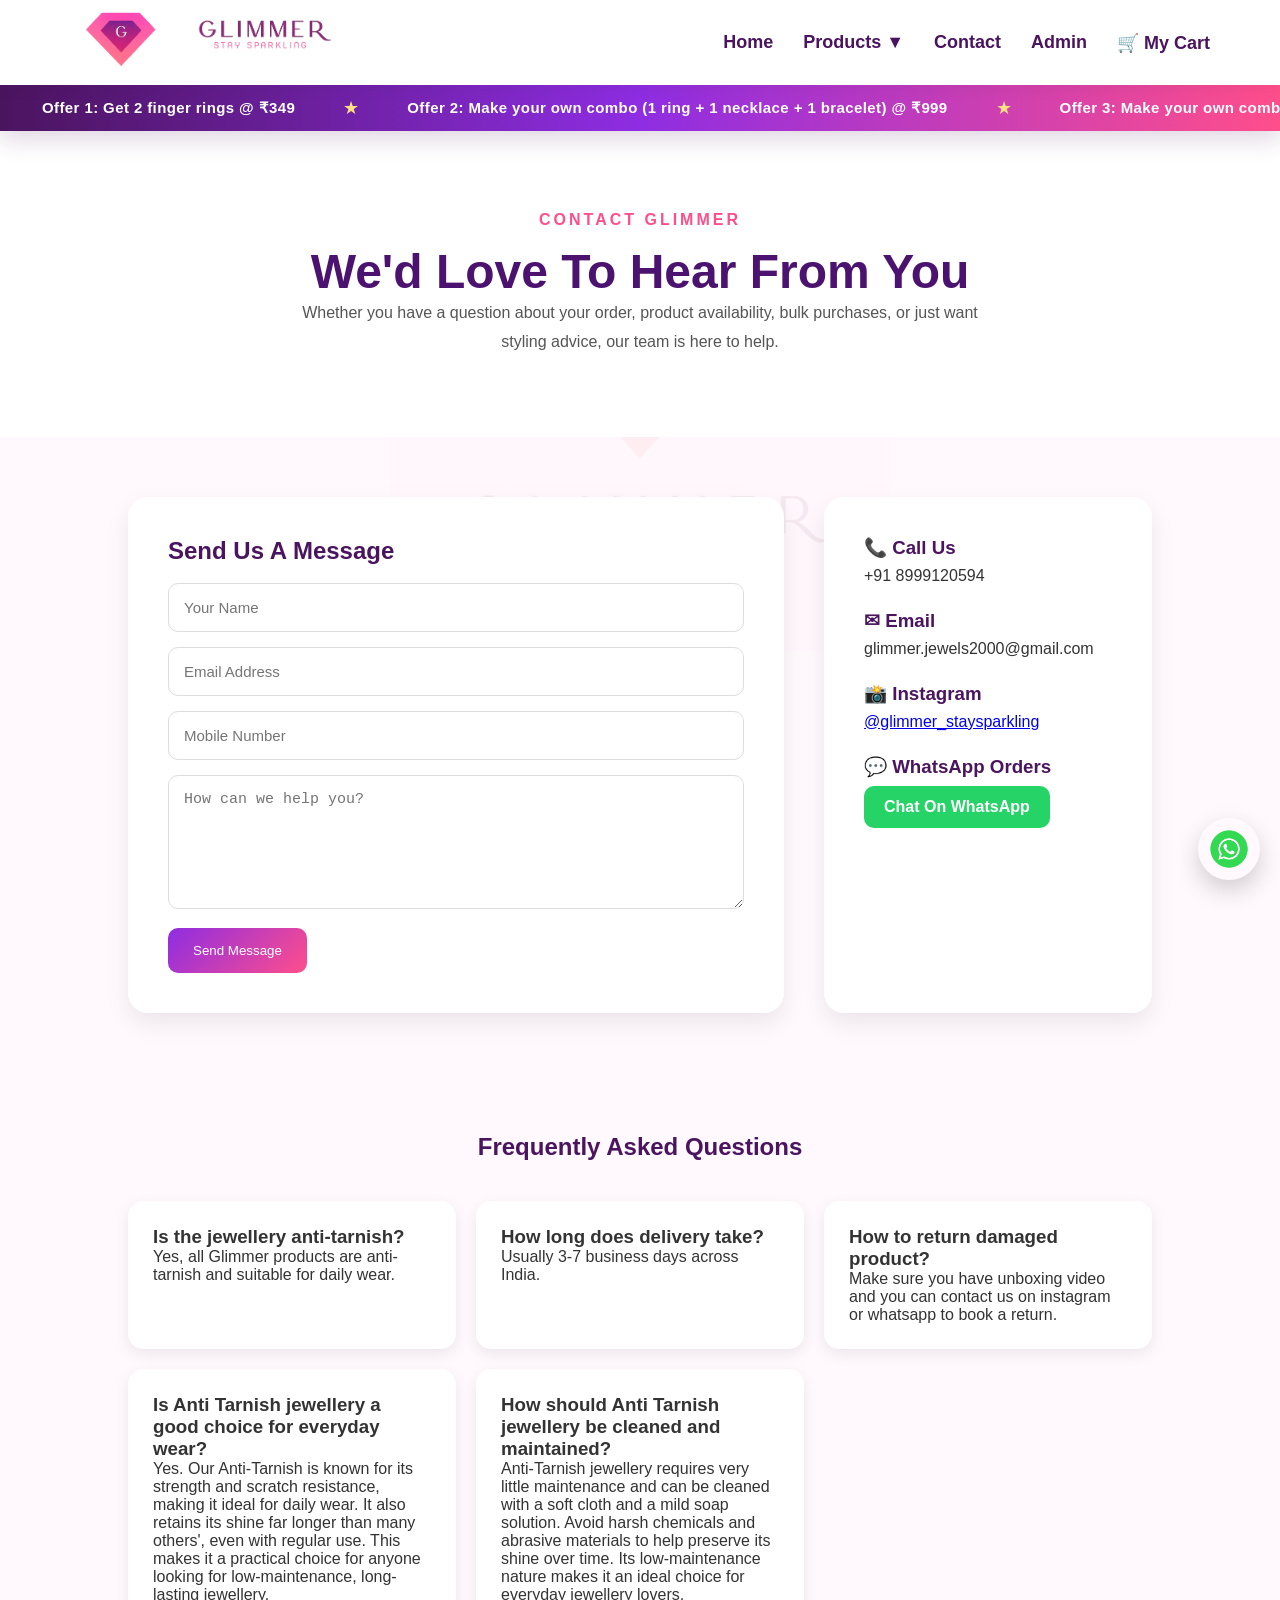
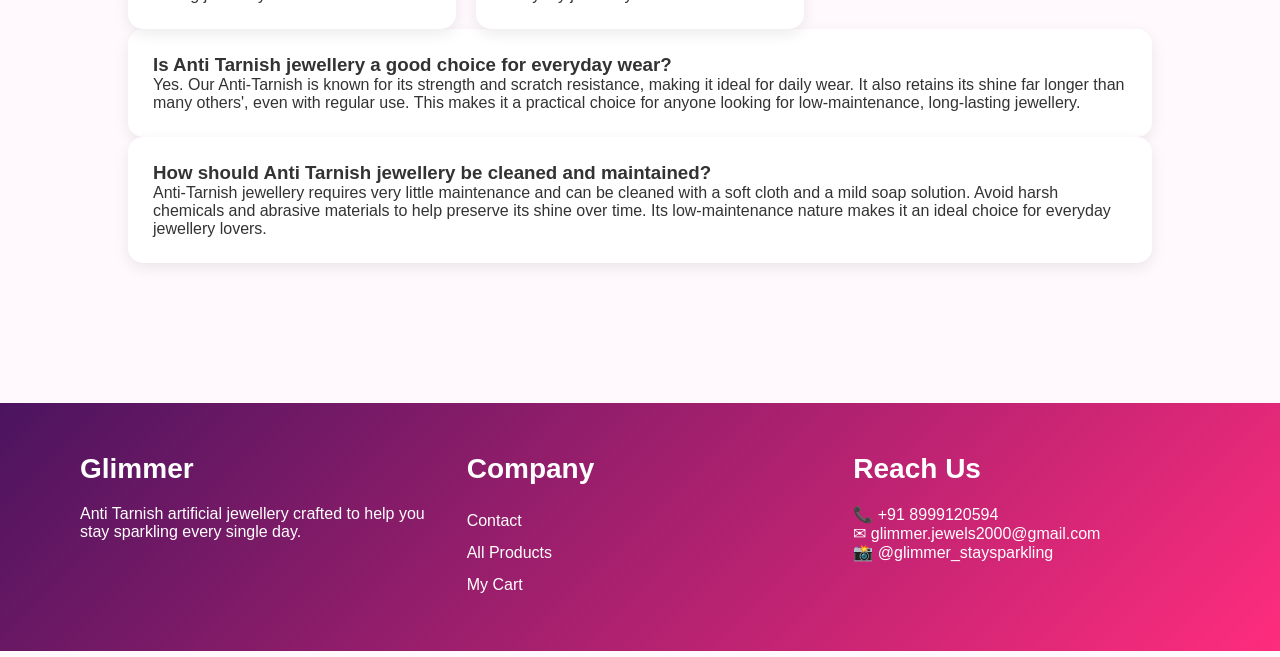
<file: docs/contact.html>
<!DOCTYPE html>
<html lang="en">
<head>
    <meta charset="UTF-8">
    <meta name="viewport" content="width=device-width, initial-scale=1.0">
    <meta http-equiv="X-Content-Type-Options" content="nosniff">
    <meta name="referrer" content="strict-origin-when-cross-origin">
    <meta http-equiv="Content-Security-Policy" content="default-src 'self' https: data: blob: 'unsafe-inline' 'unsafe-eval'; connect-src 'self' https://bwgcnxaedxfoaoivfqlz.supabase.co https://api.postalpincode.in https://glimmer-backend-y9a9.onrender.com https://cdn.jsdelivr.net; img-src 'self' https: data: blob:; font-src 'self' https://fonts.gstatic.com; style-src 'self' 'unsafe-inline' https://fonts.googleapis.com;">
    <title>Contact Us | Glimmer</title>
    <link rel="stylesheet" href="css/style.css">
    <link rel="stylesheet" href="css/contact.css">
</head>
<body>
    <header>
        <div class="logo-section">
            <a href="index.html" aria-label="Glimmer home" class="logo-home-link">
            <img src="assets/logo1.png" alt="Glimmer Logo">
            </a>
        </div>
        <nav class="navbar">
            <a href="index.html">Home</a>
            <div class="dropdown">
                <button class="dropbtn">Products ▼</button>
                <div class="dropdown-content">
                    <a href="products.html?category=all">All</a>
                    <a href="products.html?category=anklets">Anklets</a>
                    <a href="products.html?category=bracelets">Bracelets</a>
                    <a href="products.html?category=earrings">Earrings</a>
                    <a href="products.html?category=necklace">Necklace & Chains</a>
                    <a href="products.html?category=rings">Rings</a>
                    <a href="products.html?category=watches">Watches</a>
                    <a href="products.html?category=mens">Men's</a>
                </div>
            </div>
            <a href="contact.html">Contact</a>
            <a href="admin.html">Admin</a>
            <a href="myCart.html">🛒 My Cart</a>
        </nav>
    </header>
    <div id="offerBanner" class="offer-banner">
        <div class="offer-track" id="offerTrack"></div>
    </div>
    <section class="contact-hero">
        <div class="contact-hero-content">
            <span class="contact-tag">CONTACT GLIMMER</span>
            <h1>We'd Love To Hear From You</h1>
            <p>Whether you have a question about your order, product availability, bulk purchases, or just want styling advice, our team is here to help.</p>
        </div>
    </section>
    <section class="contact-container">
        <div class="contact-form-box">
            <h2>Send Us A Message</h2>
            <form id="contactForm">
                <input type="text" placeholder="Your Name" required>
                <input type="email" placeholder="Email Address" required>
                <input type="tel" placeholder="Mobile Number" required>
                <textarea rows="6" placeholder="How can we help you?" required></textarea>
                <button type="submit">Send Message</button>
            </form>
        </div>
        <div class="contact-info-box">
            <div class="info-card"><h3>📞 Call Us</h3><p>+91 8999120594</p></div>
            <div class="info-card"><h3>✉ Email</h3><p>glimmer.jewels2000@gmail.com</p></div>
            <div class="info-card"><h3>📸 Instagram</h3><p>
                <a href="https://www.instagram.com/glimmer_staysparkling/">@glimmer_staysparkling</a> </p>
            </div>    
            <div class="info-card">
                <h3>💬 WhatsApp Orders</h3>
                <a class="whatsapp-btn" href="https://wa.me/918999120594" target="_blank">Chat On WhatsApp</a>
            </div>
        </div>
    </section>
    <section class="faq-section">
        <h2>Frequently Asked Questions</h2>
        <div class="faq-grid">
            <div class="faq-card"><h3>Is the jewellery anti-tarnish?</h3><p>Yes, all Glimmer products are anti-tarnish and suitable for daily wear.</p></div>
            <div class="faq-card"><h3>How long does delivery take?</h3><p>Usually 3-7 business days across India.</p></div>
            <div class="faq-card"><h3>How to return damaged product?</h3><p>Make sure you have unboxing video and you can contact us on instagram or whatsapp to book a return.</p></div>
            <div class="faq-card"><h3>Is Anti Tarnish jewellery a good choice for everyday wear?</h3>
                <p>Yes. Our Anti-Tarnish is known for its strength and scratch resistance, making it ideal for daily wear. 
                It also retains its shine far longer than many others', even with regular use. 
                This makes it a practical choice for anyone looking for low-maintenance, long-lasting jewellery.
                </p>
            </div>
            <div class="faq-card"><h3>How should Anti Tarnish jewellery be cleaned and maintained?</h3>
            <p>Anti-Tarnish jewellery requires very little maintenance and can be cleaned with a soft cloth and a mild soap solution. 
                Avoid harsh chemicals and abrasive materials to help preserve its shine over time. 
                Its low-maintenance nature makes it an ideal choice for everyday jewellery lovers.
            </p>
            </div>
        </div>

        <div class="faq-card">

            <h3>

                Is Anti Tarnish jewellery a good choice for everyday wear?

            </h3>

            <p>

                Yes. Our Anti-Tarnish is known for its strength and scratch resistance, making it ideal for daily wear. 
                It also retains its shine far longer than many others', even with regular use. 
                This makes it a practical choice for anyone looking for low-maintenance, long-lasting jewellery.

            </p>

        </div>

        <div class="faq-card">

            <h3>

                How should Anti Tarnish jewellery be cleaned and maintained?

            </h3>

            <p>

                Anti-Tarnish jewellery requires very little maintenance and can be cleaned with a soft cloth and a mild soap solution. 
                Avoid harsh chemicals and abrasive materials to help preserve its shine over time. 
                Its low-maintenance nature makes it an ideal choice for everyday jewellery lovers.

            </p>

        </div>

    </div>

</section>

<!-- FOOTER -->

 <footer>
        <div class="footer-grid">
            <div>
                <h3>Glimmer</h3>
                <p>Anti Tarnish artificial jewellery crafted to help you stay sparkling every single day.</p>
            </div>
            <div>
                <h3>Company</h3>
                <a href="contact.html">Contact</a><br>
                <a href="products.html">All Products</a><br>
                <a href="myCart.html">My Cart</a>
            </div>
            <div>
                <h3>Reach Us</h3>
                <p>📞 +91 8999120594</p>
                <p>✉  glimmer.jewels2000@gmail.com</p>
                <p>📸 @glimmer_staysparkling</p>
            </div>
        </div>
    </footer>
    <a href="https://wa.me/918999120594" target="_blank" class="whatsapp-float">
        <img src="assets/whatsapp.png" alt="Whatsapp">
    </a>
    <script src="js/offerService.js"></script>
    <script>loadOfferBanner();</script>
    <script src="js/navigation.js"></script>
    <script>
    document.getElementById("contactForm")?.addEventListener("submit", function(e) {
        e.preventDefault();
        const inputs = this.querySelectorAll("input, textarea");
        const name = inputs[0].value.trim();
        const email = inputs[1].value.trim();
        const mobile = inputs[2].value.trim();
        const message = inputs[3].value.trim();

        if (!name || name.length < 2 || name.length > 80) {
            alert("Please enter a valid name (2 to 80 characters).");
            return;
        }
        if (!/^[^\s@]+@[^\s@]+\.[^\s@]+$/.test(email)) {
            alert("Please enter a valid email address.");
            return;
        }
        if (!/^[6-9]\d{9}$/.test(mobile)) {
            alert("Please enter a valid 10-digit mobile number.");
            return;
        }
        if (!message || message.length < 5 || message.length > 1000) {
            alert("Please enter a message between 5 and 1,000 characters.");
            return;
        }

        const text = `Hi Glimmer,\n\nName: ${name}\nEmail: ${email}\nMobile: ${mobile}\n\nMessage:\n${message}`;
        window.open(`https://wa.me/918999120594?text=${encodeURIComponent(text)}`, "_blank");
        this.reset();
        alert("Thank you! Your message is ready to send via WhatsApp.");
    });
    </script>
</body>
</html>
</file>
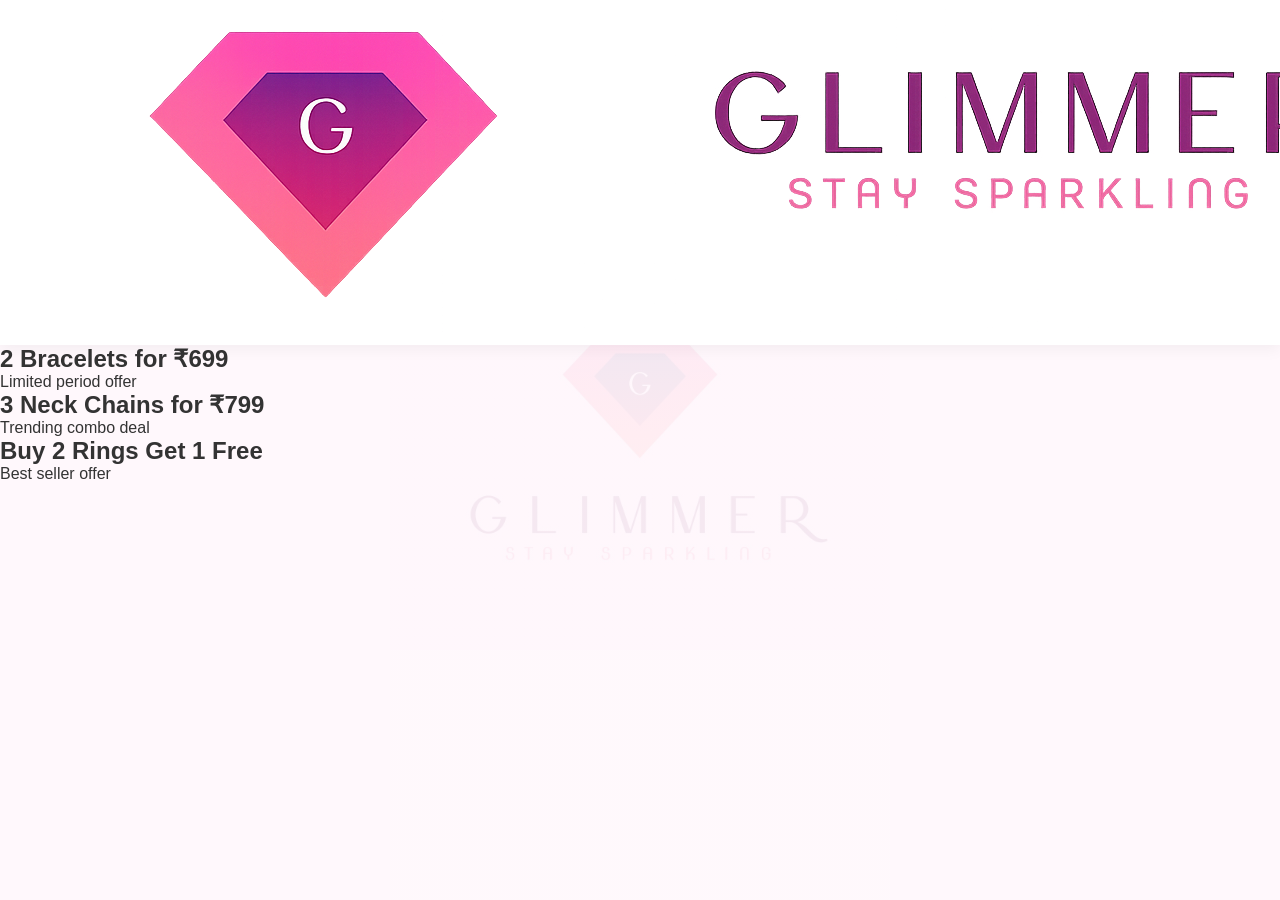
<file: docs/offers.html>
<!DOCTYPE html>
<html lang="en">
<head>
    <meta charset="UTF-8">
    <meta name="viewport" content="width=device-width, initial-scale=1.0">
    <meta http-equiv="X-Content-Type-Options" content="nosniff">
    <meta name="referrer" content="strict-origin-when-cross-origin">
    <meta http-equiv="Content-Security-Policy" content="default-src 'self' https: data: blob: 'unsafe-inline' 'unsafe-eval'; connect-src 'self' https://bwgcnxaedxfoaoivfqlz.supabase.co https://api.postalpincode.in https://glimmer-backend-y9a9.onrender.com https://cdn.jsdelivr.net; img-src 'self' https: data: blob:; font-src 'self' https://fonts.gstatic.com; style-src 'self' 'unsafe-inline' https://fonts.googleapis.com;">
    <title>Offers | Glimmer</title>
    <link rel="stylesheet" href="css/style.css">
</head>
<body>

<header>
    <div class="logo-container">
    <a href="index.html">
        <img src="assets/logo1.png" alt="Glimmer Logo" class="logo">
    </a>
    </div>
    <nav>
        <a href="index.html">Home</a>
        <a href="products.html">Products</a>
        <a href="offers.html">Offers</a>
        <a href="myCart.html">Cart 🛒</a>
        <a href="contact.html">Contact</a>
    </nav>
</header>

<section class="offers-container">
    <div class="offer-card">
        <h2>2 Bracelets for ₹699</h2>
        <p>Limited period offer</p>
    </div>

    <div class="offer-card">
        <h2>3 Neck Chains for ₹799</h2>
        <p>Trending combo deal</p>
    </div>

    <div class="offer-card">
        <h2>Buy 2 Rings Get 1 Free</h2>
        <p>Best seller offer</p>
    </div>
</section>

</body>
</html>
</file>
<file: docs/css/style.css>
@import url('https://fonts.googleapis.com/css2?family=Poppins:wght@300;400;500;600&family=Playfair+Display:wght@400;600;700&display=swap');

*{
    margin:0;
    padding:0;
    box-sizing:border-box;
}

body{
    font-family:'Poppins', sans-serif;
    background:#fff8fc;
    color:#333;
    overflow-x:hidden;
    opacity:0;
    position:relative;
    animation:fadePage .4s ease forwards;
}




@keyframes fadePage {
    from {
        opacity: 0;
    }

    to {
        opacity: 1;
    }
}


/* FIXED FADED BACKGROUND */
body::before{
    content:"";
    position:fixed;
    inset:0;
    background-image:
        linear-gradient(rgba(255,248,252,0.92), rgba(255,248,252,0.92)),
        url('../assets/bg_logo.jpeg');
    background-repeat:no-repeat;
    background-position:center;
    background-size:500px;
    opacity:1;
    z-index:-999;
    pointer-events:none;
}


/* MOBILE FADED LOGO BACKGROUND */
@media (max-width: 768px) {
    body::before {
        background-position: center center;
        background-size: min(85vw, 360px);
        background-repeat: no-repeat;
    }
}

/* HEADER */
header{
    display:flex;
    justify-content:space-between;
    align-items:center;
    padding:8px 70px;
    background:white;
    position:sticky;
    top:0;
    z-index:1000;
    box-shadow:0px 4px 15px rgba(0,0,0,0.05);
}

.logo-section img {

    height: 65px;

    width: auto;

    object-fit: contain;
}

/* NAVBAR */
.navbar{
    display:flex;
    align-items:center;
    gap:30px;
}

.navbar a{
    text-decoration:none;
    color:#4b145f;
    font-weight:600;
    font-size:18px;
}

/* DROPDOWN */
.dropdown{
    position:relative;
}

.dropbtn{
    background:none;
    border:none;
    color:#4b145f;
    font-size:18px;
    font-weight:600;
    cursor:pointer;
}

.dropdown-content{
    display:none;
    position:absolute;
    top:100%;
    left:0;
    background:white;
    min-width:220px;
    box-shadow:0px 5px 20px rgba(0,0,0,0.1);
    border-radius:10px;
    overflow:hidden;
}

.dropdown-content a{
    display:block;
    padding:12px 20px;
}

.dropdown-content a:hover{
    background:#ffe6f2;
}

/* Desktop: open when hovering or using keyboard focus */
@media (min-width: 769px) {
    .dropdown:hover .dropdown-content,
    .dropdown:focus-within .dropdown-content {
        display: block;
    }
}

/* Mobile: the JavaScript toggles this class on tap */
.dropdown.open .dropdown-content {
    display: block;
}

@media (max-width: 768px) {
    .dropdown {
        position: relative;
        flex-shrink: 0;
    }

    .dropdown-content {
        position: absolute;
        top: calc(100% + 4px);
        left: 0;
        min-width: 220px;
        max-width: min(280px, 90vw);
        max-height: 60vh;
        overflow-y: auto;
        z-index: 1200;
        border-radius: 12px;
        box-shadow: 0 8px 24px rgba(75, 20, 95, 0.18);
    }

    .dropdown-content a {
        display: flex;
        align-items: center;
        min-height: 46px;
        padding: 12px 16px;
        font-size: 14px;
        white-space: normal;
    }

    .dropdown .dropbtn {
        min-height: 44px;
        white-space: nowrap;
    }
}

/* HERO */
.hero-section{
    display:flex;
    justify-content:space-between;
    align-items:center;
    padding:70px;
    min-height:90vh;
}

.hero-left{
    width:50%;
}

.hero-left h5{
    color:#ff4e8b;
    letter-spacing:4px;
    margin-bottom:20px;
}

.hero-left h1{
    font-family:'Playfair Display', serif;
    font-size:75px;
    color:#4b145f;
    line-height:1.1;
    margin-bottom:20px;
}

.hero-left p{
    font-size:18px;
    line-height:1.8;
    margin-bottom:25px;
}

.shop-btn{
    background:linear-gradient(135deg,#8E2DE2,#FF4E8B);
    color:white;
    border:none;
    padding:15px 35px;
    border-radius:30px;
    cursor:pointer;
    font-size:16px;
}

.hero-right{
    width:45%;
}

.hero-right img{
    width:100%;
    height:550px;
    object-fit:cover;
    border-radius:25px;
}

/* FEATURES */
.features{
    display:grid;
    grid-template-columns:repeat(3,1fr);
    gap:20px;
    padding:60px 70px;
    background:white;
}

.feature-card{
    background:#fff7fb;
    padding:30px;
    border-radius:20px;
    text-align:center;
}

/* CATEGORY */
.category-section{
    padding:70px;
    text-align:center;
}

.category-section h5{
    color:#ff4e8b;
    letter-spacing:4px;
    margin-bottom:10px;
}

.category-section h2{
    font-family:'Playfair Display', serif;
    font-size:50px;
    color:#4b145f;
    margin-bottom:40px;
}

.category-grid{
    display:grid;
    grid-template-columns:repeat(2,1fr);
    gap:25px;
}

.category-card{
    position:relative;
    overflow:hidden;
    border-radius:20px;
}

.category-card img{
    width:100%;
    height:400px;
    object-fit:cover;
    transition:0.4s;
}

.category-card:hover img{
    transform:scale(1.08);
}

.category-overlay{
    position:absolute;
    bottom:20px;
    left:20px;
    color:white;
}

.category-overlay h3{
    font-family:'Playfair Display', serif;
    font-size:35px;
}

.category-overlay button{
    margin-top:10px;
    padding:10px 20px;
    border:none;
    border-radius:25px;
    cursor:pointer;
}

/* FOOTER */
footer{
    background:linear-gradient(135deg,#4b145f,#8E2DE2,#ff4e8b);
    color:white;
    padding:70px;
}

.footer-grid{
    display:grid;
    grid-template-columns:repeat(3,1fr);
    gap:30px;
}

footer h3{
    margin-bottom:20px;
    font-size:28px;
}

footer a{
    color:white;
    text-decoration:none;
    line-height:2;
}

/* ================= PRODUCTS PAGE ================= */

.collection-section{
    padding:60px 8%;
}

.collection-label{
    color:#ff4e8b;
    letter-spacing:4px;
    font-size:14px;
    font-weight:600;
    margin-bottom:15px;
}

.collection-title{
    font-family:'Playfair Display', serif;
    font-size:60px;
    color:#4b145f;
    margin-bottom:30px;
}

.category-filters{
    display:flex;
    gap:15px;
    flex-wrap:wrap;
    margin-bottom:40px;
}

.filter-btn{
    padding:12px 28px;
    border-radius:30px;
    border:1px solid #f4d9e8;
    background:white;
    color:#4b145f;
    font-weight:600;
    cursor:pointer;
}

.filter-btn.active{
    background:linear-gradient(135deg,#ff4e8b,#ff1e78);
    color:white;
    border:none;
}


/* POPUP */

/* PROMISE SECTION */
.promise-section{
    margin:80px;
    padding:60px;
    border-radius:30px;
    background:linear-gradient(135deg,#4b145f,#8E2DE2,#ff4e8b);
    color:white;
}

.promise-section h5{
    letter-spacing:4px;
    margin-bottom:20px;
}

.promise-section h2{
    font-family:'Playfair Display', serif;
    font-size:55px;
    margin-bottom:25px;
}

.promise-section p{
    font-size:18px;
    line-height:1.8;
}

.talk-btn{
    margin-top:30px;
    background:#ff1e78;
    color:white;
    border:none;
    padding:15px 35px;
    border-radius:30px;
    cursor:pointer;
}




/* footer */
footer{
    background:linear-gradient(135deg,#4b145f,#ff2c7d);
    color:white;
    padding:50px 80px;
    margin-top:80px;
}

.footer-grid{
    display:grid;
    grid-template-columns:repeat(3,1fr);
    gap:40px;
}

footer a{
    color:white;
    text-decoration:none;
}

.hidden{
    display:none;
}


/* MOBILE */

@media (max-width: 768px) {
    header {
        display: flex;
        flex-direction: column;
        align-items: stretch;
        gap: 6px;
        width: 100%;
        padding: 8px 12px;
    }

    .logo-section {
        display: flex;
        justify-content: center;
        width: 100%;
    }

    .logo-section img {
        display: block;
        height: 44px;
        width: auto;
        max-width: 150px;
        object-fit: contain;
    }

    .navbar {
        display: flex;
        flex-wrap: wrap;
        justify-content: center;
        align-items: center;
        gap: 4px;
        width: 100%;
        min-width: 0;
        margin: 0;
        padding: 4px 0 8px;
        overflow: visible;
    }

    .navbar > a,
    .navbar .dropbtn {
        display: inline-flex;
        align-items: center;
        justify-content: center;
        min-height: 40px;
        padding: 7px 9px;
        font-size: 13px;
        white-space: nowrap;
    }

    .navbar .dropdown {
        position: relative;
        flex-shrink: 0;
    }

    .navbar .dropdown.open {
        flex-basis: 100%;
        text-align: center;
    }

    .navbar .dropdown-content {
        display: none;
        position: static;
        width: 100%;
        min-width: 0;
        max-width: 100%;
        max-height: 45vh;
        overflow-y: auto;
        margin-top: 4px;
        border-radius: 12px;
        box-shadow: 0 8px 24px rgba(75, 20, 95, 0.18);
    }

    .navbar .dropdown.open .dropdown-content {
        display: block;
    }

    .navbar .dropdown-content a {
        display: flex;
        align-items: center;
        min-height: 44px;
        padding: 12px 16px;
        font-size: 14px;
        white-space: normal;
    }





    .hero-section {
        display: flex;
        flex-direction: column-reverse;
        align-items: stretch;
        gap: 18px;
        min-height: auto;
        padding: 18px 16px 28px;
        text-align: left;
    }

    .hero-left,
    .hero-right {
        width: 100%;
    }

    .hero-left h5 {
        font-size: 10px;
        line-height: 1.6;
        letter-spacing: 1.5px;
        margin-bottom: 10px;
    }

    .hero-left h1 {
        font-size: clamp(34px, 9vw, 48px);
        line-height: 1.08;
        margin-bottom: 12px;
    }

    .hero-left p {
        font-size: 14px;
        line-height: 1.65;
        margin-bottom: 18px;
        max-width: 520px;
    }

    .shop-btn {
        width: 100%;
        min-height: 48px;
        padding: 12px 18px;
        font-size: 15px;
    }

    .hero-right img {
        display: block;
        width: 100%;
        height: clamp(220px, 65vw, 360px);
        margin-top: 0;
        object-fit: cover;
        object-position: center;
        border-radius: 18px;
    }

    .features {
        grid-template-columns: 1fr;
    }

    .category-grid {
        grid-template-columns: repeat(2, minmax(0, 1fr));
        gap: 12px;
    }

    .category-card img {
        height: 190px;
    }

    .footer-grid {
        grid-template-columns: 1fr;
    }

    body::before{
        width:300px;
        height:300px;
    }
       

    .popup-box{
        flex-direction:column;
        width:95%;
    }

    .popup-left,
    .popup-right{
        width:100%;
    }

    .popup-right{
        padding-left:0;
        margin-top:20px;
    }

    .collection-title{
        font-size:40px;
    }

    .promise-section{
        margin:20px;
        padding:30px;
    }

    .promise-section h2{
        font-size:35px;
    }
}


/* Desktop/global product grid starts outside the media query */
.products-grid{
    display:grid;
    grid-template-columns:repeat(auto-fill,minmax(250px,1fr));
    gap:25px;
    padding:30px;
}

.product-card{
    background:white;
    border-radius:15px;
    overflow:hidden;
    cursor:pointer;
    box-shadow:0 4px 15px rgba(0,0,0,.1);
}

.product-card img{
    width:100%;
    height:280px;
    object-fit:cover;
}

.product-card h3{
    padding:15px;
    text-align:center;
}

.hidden{
    display:none !important;
}

.cart-btn {

    width: 100%;

    margin-top: 20px;

    padding: 14px;

    border: none;

    border-radius: 10px;

    cursor: pointer;

    font-size: 16px;

    font-weight: 600;

    color: white;

    background: linear-gradient(
        135deg,
        #8E2DE2,
        #FF4E8B
    );

    transition: 0.3s;
}

.cart-btn:hover {

    transform: translateY(-2px);

    box-shadow:
        0 8px 20px
        rgba(
            142,
            45,
            226,
            0.3
        );
}

.popup-right{
    width:50%;
    padding:30px;
    position:relative;
    overflow-y:auto;
}
.popup-left{
    width:50%;
    padding:20px;
}

.main-image-container img{
    width:100%;
    height:500px;
    object-fit:cover;
}

.thumbnail-strip{
    display:flex;
    gap:10px;
    margin-top:10px;
}

.thumbnail-strip img{
    width:70px;
    height:70px;
    object-fit:cover;
    cursor:pointer;
}

.quantity-section{
    margin-top:20px;
    display:flex;
    gap:20px;
    align-items:center;
}

.quantity-section button{
    width:40px;
    height:40px;
}

.actual-price{
    text-decoration:line-through;
    color:#888;
    margin-right:15px;
}

.offer-price{
    color:#e91e63;
    font-size:28px;
    font-weight:bold;
}

.close-popup{
    position:absolute;
    top:15px;
    right:15px;
    border:none;
    background:none;
    font-size:28px;
    cursor:pointer;
}

.filter-section{
    display:flex;
    justify-content:center;
    gap:15px;
    flex-wrap:wrap;
    margin:30px 0;
}

.filter-btn.active{
    background:#e91e63;
    color:white;
}

.mini-thumb{
    width:60px;
    height:60px;
    object-fit:cover;
    border-radius:8px;
    border:1px solid #ddd;
}

.thumb-container{
    display:flex;
    gap:6px;
    flex-wrap:wrap;
    max-width:220px;
}
.logout-btn{
    background:#4b1765;
    color:white;
    border:none;
    padding:12px 22px;
    border-radius:30px;
    cursor:pointer;
    font-weight:600;
    margin-left:10px;
    transition:0.3s;
}

.logout-btn:hover{
    opacity:.9;
}

.edit-btn{
    background:#4b1765;
    color:white;
    border:none;
    padding:8px 15px;
    border-radius:20px;
    cursor:pointer;
    margin-right:5px;
}

.delete-btn{
    background:#ff4e8b;
    color:white;
    border:none;
    padding:8px 15px;
    border-radius:20px;
    cursor:pointer;
}

.done-btn{
    background:#28a745;
    color:white;
    border:none;
    padding:8px 15px;
    border-radius:20px;
    cursor:pointer;
}
.inventory-table-container{
    width:100%;
    overflow-x:auto;
    overflow-y:hidden;
    border-radius:15px;
}

.inventory-table{
    min-width:1200px;
    width:100%;
    border-collapse:collapse;
}

.inventory-header{
    display:flex;
    justify-content:space-between;
    align-items:center;
    margin-bottom:20px;
}

.inventory-header h1{
    margin:0;
}

.inventory-header div{
    display:flex;
    align-items:center;
}
.inventory-table td{
    padding:15px;
    vertical-align:middle;
}

.inventory-table th{
    padding:15px;
}

.inventory-table img{
    max-width:60px;
    max-height:60px;
}

.inventory-table td:nth-child(2){
    width:220px;
}


/* ==========================
   ORDERS SECTION
========================== */

.orders-section {

    margin-top: 60px;

}

.status-badge {

    padding: 6px 12px;

    border-radius: 20px;

    color: white;

    font-size: 12px;

    font-weight: bold;

}

.status-pending {

    background: orange;

}

.status-confirmed {

    background: green;

}

.status-cancelled {

    background: red;

}

/* ==========================
   ORDER POPUP
========================== */

.order-popup {

    background: white;

    width: 700px;

    max-width: 95%;

    max-height: 90vh;

    overflow-y: auto;

    border-radius: 15px;

    padding: 25px;

}

.order-popup h2 {

    text-align: center;

    margin-bottom: 20px;

    color: #8E2DE2;

}

.order-item {

    padding: 10px;

    border-bottom: 1px solid #ddd;

}

.order-action-btn {

    padding: 8px 12px;

    border: none;

    border-radius: 6px;

    cursor: pointer;

    color: white;

    margin-right: 5px;

}

.confirm-btn {

    background: green;

}

.cancel-btn {

    background: red;

}

.view-btn {

    background: #8E2DE2;

}


/* ==========================
   WHATSAPP FLOAT
========================== */

.whatsapp-float{

    position:fixed !important;

    bottom:20px !important;

    right:20px !important;

    width:62px !important;

    height:62px !important;

    z-index:9999 !important;

    transition:.3s !important;

    display:flex;
    align-items:center;
    justify-content:center;
    border-radius:50%;
    box-shadow:0 10px 24px rgba(0,0,0,.18);

}

.whatsapp-float img{

    width:100%;
    height:100%; 
    object-fit:contain;
    display:block;

}

.whatsapp-float:hover{

    transform:scale(1.1);

}

.add-review-box{

    margin-bottom:15px;
}

.add-review-box input,
.add-review-box select,
.add-review-box textarea{

    width:100%;
    margin-bottom:10px;
    padding:10px;
    border-radius:8px;
    border:1px solid #ddd;
}

.submit-review-btn{

    width:100%;
    padding:12px;
    border:none;
    border-radius:8px;

    background:
    linear-gradient(
        135deg,
        #8E2DE2,
        #FF4E8B
    );

    color:white;
}

.reviews-section{

    margin-top:25px;

    max-height:250px;

    overflow-y:auto;

    border-top:1px solid #eee;

    padding-top:15px;

}

.review-card{

    background:#fff8fc;

    padding:12px;

    border-radius:10px;

    margin-bottom:10px;

}
/* ===========================
   OFFER BANNER
=========================== */

.offer-banner{
    width:100%;
    background:linear-gradient(90deg,#4b145f,#8e2de2,#ff4e8b);
    color:white;
    overflow:hidden;
    height:46px;
    display:flex;
    align-items:center;
    white-space:nowrap;
    position:relative;
    z-index:20;
    box-shadow:0 8px 24px rgba(75,20,95,0.18);
}

.offer-track {
    display: inline-flex;
    align-items: center;
    width: max-content;
    flex-shrink: 0;
    animation: offerScroll 34s linear infinite;
}

.offer-item{
    padding:0 42px;
    font-size:15px;
    font-weight:700;
    color:white;
    letter-spacing:0.4px;
}

.offer-dot{
    color:#ffe082;
    font-size:18px;
    margin:0 6px;
}

@keyframes offerScroll {
    from {
        transform: translateX(0);
    }
    to {
        transform: translateX(-50%);
    }
}

.offer-banner:hover .offer-track{
    animation-play-state:paused;
}

/* =====================================
   OFFER SUMMARY CARD
===================================== */


.offer-summary-card {

    margin-top:20px;

    padding:15px;

    border-radius:15px;

    background:
    linear-gradient(
        135deg,
        #fff0f7,
        #f5e8ff
    );

    border:
    1px solid #e8b6ff;

    font-size:14px;

    line-height:1.6;

}


.offer-summary-card strong {

    color:#8E2DE2;

    font-size:16px;

}


.offer-summary-card small {

    color:#ff4e8b;

    font-weight:600;

}



.freebie-message {

    margin-top:12px;

    padding:12px;

    border-radius:12px;

    background:#fff5d6;

    color:#8a5a00;

    font-weight:600;

}
.offer-summary-box{
    margin:12px 0 20px;
}
/* ==========================
   PRODUCT POPUP BODY LOCK
========================== */

body.popup-open {
    overflow: hidden !important;
}


/* ==========================
Quick category shortcuts 
========================== */
.quick-categories {
    display: grid;
    grid-template-columns: repeat(4, minmax(0, 1fr));
    gap: 10px;
    padding: 0 20px 28px;
    max-width: 1100px;
    margin: 0 auto;
}


.quick-categories a {
    min-height: 48px;
    display: flex;
    align-items: center;
    justify-content: center;
    gap: 6px;
    padding: 10px 8px;
    border: none;
    border-radius: 14px;
    background: linear-gradient(135deg, #8e2de2, #ff4e8b);
    color: #fff;
    text-decoration: none;
    font-size: 13px;
    font-weight: 600;
    text-align: center;
    box-shadow: 0 4px 12px rgba(142, 45, 226, 0.16);
    transition: transform 0.2s ease, box-shadow 0.2s ease;
}

.quick-categories a span {
    color: #fff;
    font-size: 18px;
}

.quick-categories a:hover {
    transform: translateY(-2px);
    box-shadow: 0 7px 18px rgba(142, 45, 226, 0.25);
}

.quick-categories a:focus-visible {
    outline: 3px solid #4b145f;
    outline-offset: 3px;
}
.navbar a:focus-visible,
.navbar button:focus-visible {
    outline: 3px solid #8e2de2;
    outline-offset: 3px;
}

@media (max-width: 480px) {
    .quick-categories {
        gap: 7px;
        padding: 0 12px 22px;
    }

    .quick-categories a {
        flex-direction: column;
        gap: 3px;
        font-size: 11px;
        padding: 8px 3px;
    }
}

@media (prefers-reduced-motion: reduce) {
    *,
    *::before,
    *::after {
        scroll-behavior: auto !important;
        animation-duration: 0.01ms !important;
        animation-iteration-count: 1 !important;
        transition-duration: 0.01ms !important;
    }
}

/* ==========================
Banner for Mobile 
========================== */

@media (max-width: 768px) {
    .offer-banner {
        height: 36px;
    }

    .offer-item {
        padding: 0 20px;
        font-size: 12px;
        letter-spacing: 0.2px;
    }

    .offer-dot {
        font-size: 14px;
    }
}



/* ==========================
HOMEPAGE LATEST & TRENDING CAROUSEL 
========================== */
.latest-trending-section {
    padding: 55px 5%;
}

.latest-trending-heading {
    display: flex;
    align-items: end;
    justify-content: space-between;
    gap: 20px;
    margin-bottom: 24px;
}

.latest-trending-heading h2 {
    margin: 8px 0;
    color: #4b145f;
    font-family: "Playfair Display", serif;
    font-size: clamp(28px, 4vw, 44px);
}

.latest-trending-heading > div > p:last-child {
    color: #666;
}

.carousel-controls {
    display: flex;
    gap: 10px;
}

.carousel-controls button {
    width: 42px;
    height: 42px;
    border: 1px solid #ead7e7;
    border-radius: 50%;
    background: #fff;
    color: #4b145f;
    font-size: 22px;
    cursor: pointer;
}

.latest-trending-track {
    display: grid;
    grid-auto-flow: column;
    grid-auto-columns: 220px;
    gap: 18px;
    overflow-x: auto;
    overscroll-behavior-x: contain;
    scroll-snap-type: x mandatory;
    scrollbar-width: thin;
    padding: 4px 2px 18px;
}

.latest-product-card {
    min-width: 0;
    overflow: hidden;
    background: #fff;
    border: 1px solid #f1e4ed;
    border-radius: 12px;
    cursor: pointer;
    scroll-snap-align: start;
}

.latest-product-image {
    position: relative;
    overflow: hidden;
    background: #fff;
}

.latest-product-image img {
    display: block;
    width: 100%;
    aspect-ratio: 1 / 1;
    object-fit: contain;
}

.latest-product-info {
    padding: 12px;
}

.latest-product-price {
    display: flex;
    align-items: baseline;
    flex-wrap: wrap;
    gap: 7px;
}

.latest-product-price strong {
    color: #222;
    font-size: 16px;
}

.latest-product-price del {
    color: #888;
    font-size: 12px;
}

.latest-product-info h3 {
    margin: 8px 0;
    color: #4b145f;
    font-size: 13px;
    line-height: 1.45;
}

.latest-product-info a {
    color: #8e2de2;
    font-size: 13px;
    font-weight: 600;
    text-decoration: none;
}

@media (max-width: 768px) {
    .latest-trending-section {
        padding: 35px 16px;
    }

    .latest-trending-heading {
        align-items: center;
        gap: 10px;
    }

    .latest-trending-heading .collection-label {
        font-size: 10px;
        letter-spacing: 2px;
    }

    .carousel-controls {
        flex-shrink: 0;
    }

    .carousel-controls button {
        width: 34px;
        height: 34px;
        font-size: 18px;
    }

    .latest-trending-track {
        grid-auto-columns: 44vw;
        gap: 12px;
    }
}


/* LATEST & TRENDING: CENTERED HEADING + OVERLAY ARROWS */
.latest-trending-heading {
    display: flex;
    flex-direction: column;
    align-items: center;
    justify-content: center;
    gap: 8px;
    margin-bottom: 28px;
    text-align: center;
}

.latest-trending-heading .collection-label {
    margin: 0;
    text-align: center;
}

.latest-trending-heading h2 {
    width: 100%;
    margin: 0;
    text-align: center;
}

.latest-trending-carousel {
    position: relative;
    width: 100%;
    min-width: 0;
}

.latest-trending-track {
    width: 100%;
    padding: 4px 2px 18px;
    scroll-behavior: smooth;
}

.latest-carousel-arrow {
    position: absolute;
    top: 42%;
    z-index: 5;
    display: flex;
    align-items: center;
    justify-content: center;
    width: 42px;
    height: 58px;
    border: 0;
    border-radius: 12px;
    background: rgba(75, 20, 95, 0.24);
    color: #fff;
    font-size: 28px;
    opacity: 0.55;
    cursor: pointer;
    transform: translateY(-50%);
    transition: opacity 0.2s ease, background 0.2s ease;
}

.latest-carousel-arrow:hover {
    opacity: 0.9;
    background: rgba(75, 20, 95, 0.65);
}

.latest-prev {
    left: 5px;
}

.latest-next {
    right: 5px;
}

@media (max-width: 768px) {
    .latest-trending-heading {
        align-items: center;
        text-align: center;
        margin-bottom: 20px;
    }

    /* Touch scrolling on phones; arrows are desktop-only. */
    .latest-carousel-arrow {
        display: none;
    }

    .latest-trending-track {
        grid-auto-columns: 44vw;
        gap: 12px;
    }
}


/* KEEP HOMEPAGE FLAGS ATTACHED TO PRODUCT IMAGES */
.latest-product-image {
    position: relative;
    display: block;
    width: 100%;
    overflow: hidden;
    isolation: isolate;
}

.latest-product-image > .product-badge {
    position: absolute;
    top: 10px;
    left: 10px;
    right: auto;
    bottom: auto;
    z-index: 3;
    display: inline-block;
    width: auto;
    max-width: calc(100% - 20px);
}


.latest-product-image > img {
    display: block;
    width: 100%;
    max-width: none;
    height: auto;
    aspect-ratio: 1 / 1;
    margin: 0;
    padding: 0;
    object-fit: cover;
    object-position: center;
    border: 0;
    border-radius: 0;
    box-sizing: border-box;
}
/* OPAQUE GLIMMER FLAGS FOR HOMEPAGE CAROUSEL */
.latest-product-image > .product-badge {
    position: absolute;
    top: 10px;
    left: 10px;
    right: auto;
    bottom: auto;
    z-index: 3;

    display: inline-block;
    width: auto;
    max-width: calc(100% - 20px);

    padding: 6px 11px;
    border: none;
    border-radius: 3px 12px 12px 3px;

    background: linear-gradient(135deg, #8e2de2, #ff4e8b);
    color: #fff;

    font-family: "Poppins", sans-serif;
    font-size: 11px;
    font-weight: 700;
    line-height: 1.4;
    opacity: 1;
    box-shadow: 0 3px 10px rgba(75, 20, 95, 0.14);
}

.latest-product-image > .product-badge.trending-badge {
    background: linear-gradient(135deg, #4b145f, #8e2de2);
    color: #fff;
    opacity: 1;
}



/* Smooth homepage hero image rotation */
.hero-right img {
    transition: opacity 0.25s ease;
}


/* Home Logo Link */

.logo-home-link {
    display: inline-flex;
    align-items: center;
    text-decoration: none;
    flex-shrink: 0;
}

.logo-home-link img {
    display: block;
}
.hero-right img.hero-image-changing {
    opacity: 0.65;
}




/* MOBILE CATEGORY GRID — FULL WIDTH, UNCROPPED CONTENT */
@media (max-width: 768px) {
    .category-section {
        width: 100%;
        padding: 36px 12px;
        box-sizing: border-box;
        overflow: visible;
    }

    .category-section h5 {
        font-size: 11px;
        letter-spacing: 2px;
        line-height: 1.5;
    }

    .category-section h2 {
        max-width: 100%;
        margin: 0 auto 24px;
        font-size: clamp(25px, 7vw, 34px);
        line-height: 1.2;
        overflow-wrap: normal;
    }

    .category-grid {
        width: 100%;
        grid-template-columns: repeat(2, minmax(0, 1fr));
        gap: 12px;
        box-sizing: border-box;
    }

    .category-card {
        width: 100%;
        min-width: 0;
        min-height: 0;
        aspect-ratio: 3 / 4;
        border-radius: 16px;
        overflow: hidden;
    }

    .category-card img {
        display: block;
        width: 100%;
        height: 100%;
        min-height: 0;
        object-fit: cover;
        object-position: center;
    }

    .category-overlay {
        right: 10px;
        bottom: 12px;
        left: 10px;
        display: flex;
        flex-direction: column;
        align-items: flex-start;
        gap: 8px;
        min-width: 0;
    }

    .category-overlay h3 {
        max-width: 100%;
        margin: 0;
        font-size: clamp(22px, 6vw, 30px);
        line-height: 1.15;
        overflow-wrap: anywhere;
    }

    .category-overlay a {
        display: inline-block;
        max-width: 100%;
    }

    .category-overlay button {
        max-width: 100%;
        padding: 9px 14px;
        font-size: 13px;
        white-space: normal;
        overflow-wrap: anywhere;
    }
}
</file>
<file: docs/css/contact.css>
/* ==========================
   CONTACT PAGE
========================== */

.contact-hero {
    padding: 80px 10%;
    text-align: center;
    background: #fff;
}

.contact-tag {
    color: #ff4e8b;
    letter-spacing: 3px;
    font-weight: 700;
}

.contact-hero h1 {
    font-size: 48px;
    color: #4b136f;
    margin-top: 15px;
}

.contact-hero p {
    max-width: 700px;
    margin: auto;
    color: #555;
    line-height: 1.8;
}

.contact-container {
    display: grid;
    grid-template-columns: 2fr 1fr;
    gap: 40px;
    padding: 60px 10%;
}

.contact-form-box,
.contact-info-box {
    background: white;
    padding: 40px;
    border-radius: 20px;
    box-shadow: 0 10px 25px rgba(0, 0, 0, 0.08);
}

.contact-form-box h2 {
    color: #4b145f;
    margin-bottom: 18px;
}

.contact-form-box input,
.contact-form-box textarea {
    width: 100%;
    padding: 15px;
    margin-bottom: 15px;
    border: 1px solid #ddd;
    border-radius: 10px;
    font-size: 15px;
    box-sizing: border-box;
}

.contact-form-box button {
    background: linear-gradient(135deg, #8e2de2, #ff4e8b);
    color: white;
    border: none;
    padding: 15px 25px;
    border-radius: 10px;
    cursor: pointer;
}

.info-card {
    margin-bottom: 25px;
}

.info-card h3 {
    color: #4b145f;
    margin-bottom: 8px;
}

.whatsapp-btn {
    display: inline-block;
    padding: 12px 20px;
    border-radius: 10px;
    background: #25d366;
    color: white;
    text-decoration: none;
    font-weight: 600;
}

.faq-section {
    padding: 60px 10%;
}

.faq-section h2 {
    text-align: center;
    color: #4b145f;
    margin-bottom: 40px;
}

.faq-grid {
    display: grid;
    grid-template-columns: repeat(3, 1fr);
    gap: 20px;
}

.faq-card {
    background: white;
    padding: 25px;
    border-radius: 15px;
    box-shadow: 0 5px 15px rgba(0, 0, 0, 0.08);
}

@media (max-width: 768px) {
    .contact-container,
    .faq-grid {
        grid-template-columns: 1fr;
    }

    .contact-hero h1 {
        font-size: 34px;
    }
}


/* CONTACT PAGE */
</file>
